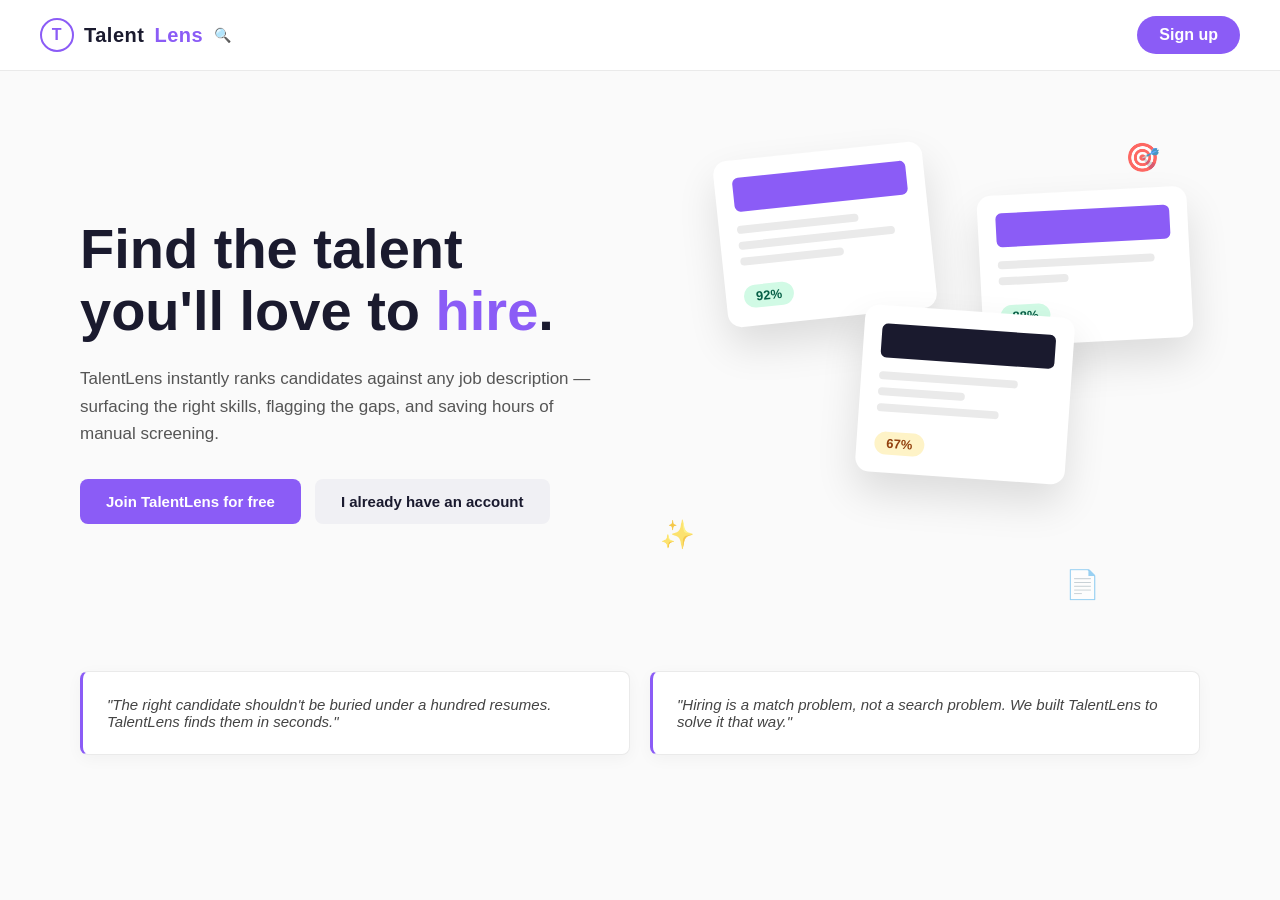
<file: static/index.html>
<!DOCTYPE html>
<html>
<head>
    <title>TalentLens - Find the Right Candidate, Instantly</title>
    <link rel="stylesheet" href="/static/style.css">
</head>
<body class="home-body">
    <div class="navbar">
        <a href="/" style="text-decoration:none;">
    <div class="logo"><div class="logo-circle">T</div>Talent<span>Lens</span> <span class="logo-lens">🔍</span></div>
    </a>
            
           <a href="/static/register.html" class="nav-btn">Sign up</a>  
        </div>
                
    <div class="hero-split">
        <div class="hero-left">
            <h1>Find the talent<br>you'll love to <span>hire</span>.</h1>
            <p class="hero-subtitle">TalentLens instantly ranks candidates against any job description — surfacing the right skills, flagging the gaps, and saving hours of manual screening.</p>

            <div class="hero-buttons">
                <a href="/static/register.html"><button class="btn-primary">Join TalentLens for free</button></a>
                <a href="/static/login.html"><button class="btn-secondary">I already have an account</button></a>
            </div>
        </div>
        

        <div class="hero-right">
            <div class="doc-card card1">
                <div class="doc-header purple"></div>
                <div class="doc-line w70"></div>
                <div class="doc-line w90"></div>
                <div class="doc-line w60"></div>
                <div class="doc-score high">92%</div>
            </div>

            <div class="doc-card card2">
                <div class="doc-header dark"></div>
                <div class="doc-line w80"></div>
                <div class="doc-line w50"></div>
                <div class="doc-line w70"></div>
                <div class="doc-score mid">67%</div>
            </div>

            <div class="doc-card card3">
                <div class="doc-header purple"></div>
                <div class="doc-line w90"></div>
                <div class="doc-line w40"></div>
                <div class="doc-score high">88%</div>
            </div>

            <div class="floating-icon icon1">🎯</div>
            <div class="floating-icon icon2">✨</div>
            <div class="floating-icon icon3">📄</div>
        </div>
    </div>

    <div class="quotes-section">
        <div class="quote-card">
            <p>"The right candidate shouldn't be buried under a hundred resumes. TalentLens finds them in seconds."</p>
        </div>
        <div class="quote-card">
            <p>"Hiring is a match problem, not a search problem. We built TalentLens to solve it that way."</p>
        </div>
    </div>
</body>
</html>
</file>
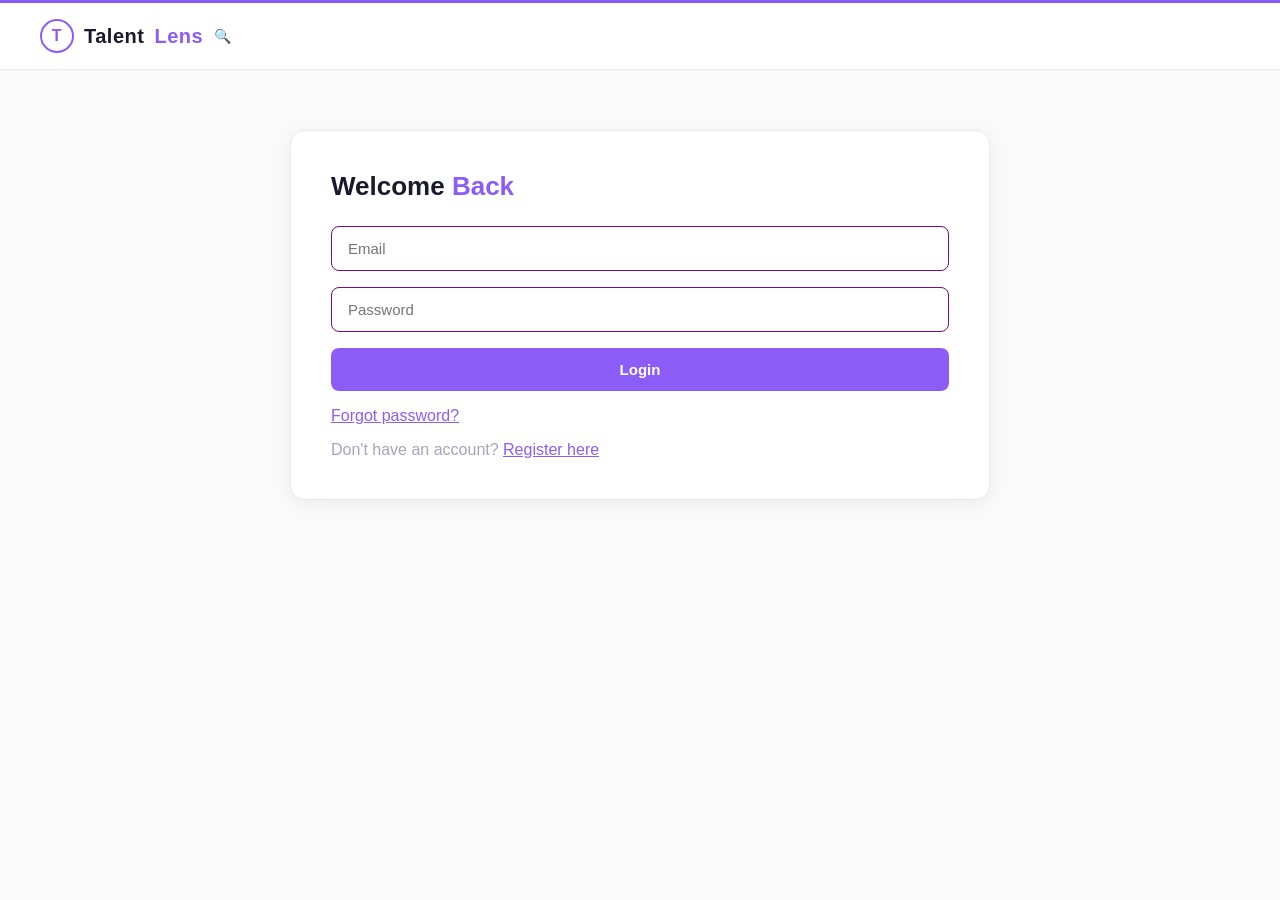
<file: static/dashboard.html>
<!DOCTYPE html>
<html>
<head>
    <title>Dashboard - Resume Ranker</title>
    <link rel="stylesheet" href="style.css">
</head>
<body>
        <div class="navbar">
        <div class="logo"><div class="logo-circle">T</div>Talent<span>Lens</span> <span class="logo-lens">🔍</span></div>
        <div class="nav-links">
            <a href="dashboard.html">Screen Candidates</a>
            <a href="my_uploads.html">My Uploads</a>
            <a href="my_contributions.html">My Contributions</a>
            <a href="showcase_upload.html" class="nav-tooltip">Contribute
                <span class="tooltip-text">Share a resume that helped you succeed, to help other job seekers</span>
            </a>
            <a href="showcase_view.html" class="nav-tooltip">Sample Resumes
                <span class="tooltip-text">Browse real resumes from different professional roles</span>
            </a>

            <div class="profile-section">
                <div class="profile-icon" id="profileIcon" onclick="toggleDropdown()"></div>
                <div class="profile-dropdown" id="profileDropdown">
                    <a href="#" style="cursor:default;" id="profileNameDisplay"></a>
                    <a href="#" onclick="logout()">Logout</a>
                </div>
            </div>
        </div>
    </div>

    <div class="container">
        <h2>Rank Candidates</h2>

        <form id="uploadForm">
            <textarea id="description_text" placeholder="Paste job description here" rows="6" required></textarea>
                <div class="file-upload-wrapper">
                <label class="file-upload-label" for="resumes">
                    <span class="icon">📤</span>
                    <span id="fileLabel">Upload Resumes (PDF/DOCX)</span>
                </label>
                <input type="file" id="resumes" multiple accept=".pdf,.docx" required>
                <div class="file-name-display" id="fileNameDisplay"></div>
            </div>
            <button type="submit">Run</button>
        </form>

        <div id="results"></div>
    </div>

    <script>
            if (!localStorage.getItem("user_id")) {
            window.location.href = "login.html";
        }
        const userName = localStorage.getItem("user_name") || "User";
        document.getElementById("profileIcon").innerText = userName.charAt(0).toUpperCase();
        document.getElementById("profileNameDisplay").innerText = "Hi, " + userName;

        function toggleDropdown() {
            document.getElementById("profileDropdown").classList.toggle("show");
        }

        document.addEventListener("click", function(e) {
            if (!e.target.closest(".profile-section")) {
                document.getElementById("profileDropdown").classList.remove("show");
            }
        });
        function logout() {
    localStorage.removeItem("user_id");
    localStorage.removeItem("user_name");
    window.location.href = "/";
}
             document.getElementById("resumes").addEventListener("change", function() {
            const files = this.files;
            if (files.length > 0) {
                const names = Array.from(files).map(f => f.name).join(", ");
                document.getElementById("fileNameDisplay").innerText = `${files.length} file(s): ${names}`;
            } else {
                document.getElementById("fileNameDisplay").innerText = "";
            }
        });

        document.getElementById("uploadForm").addEventListener("submit", async function(e) {
            e.preventDefault();

            document.getElementById("results").innerHTML = "Processing... please wait.";

            const userId = localStorage.getItem("user_id");
            if (!userId) {
                alert("Please log in first.");
                window.location.href = "login.html";
                return;
            }

            const formData = new FormData();
            formData.append("user_id", userId);
            formData.append("description_text", document.getElementById("description_text").value);

            const files = document.getElementById("resumes").files;
            for (let i = 0; i < files.length; i++) {
                formData.append("resumes", files[i]);
            }

            const uploadResponse = await fetch("http://127.0.0.1:8000/upload-job", {
                method: "POST",
                body: formData
            });
            const uploadData = await uploadResponse.json();
            const jobId = uploadData.job_id;

            const rankResponse = await fetch(`http://127.0.0.1:8000/rank/${jobId}`, {
                method: "POST"
            });
            const rankedResults = await rankResponse.json();

            let html = "<h3>Ranked Candidates</h3>";
            rankedResults.forEach(function(candidate, index) {
                let scoreClass = "score-low";
                if (candidate.score >= 70) scoreClass = "score-high";
                else if (candidate.score >= 40) scoreClass = "score-mid";

                html += `
                    <div class="candidate-card">
                        <strong>#${index + 1} ${candidate.filename}</strong>
                        <span class="score-badge ${scoreClass}">${candidate.score}%</span>
                        <div class="skills-line"><span class="matched">Matched:</span> ${candidate.matched_skills || "None"}</div>
                        <div class="skills-line"><span class="missing">Missing:</span> ${candidate.missing_skills || "None"}</div>
                    </div>
                `;
            });

            document.getElementById("results").innerHTML = html;
        });
    </script>
</body>
</html>
</file>
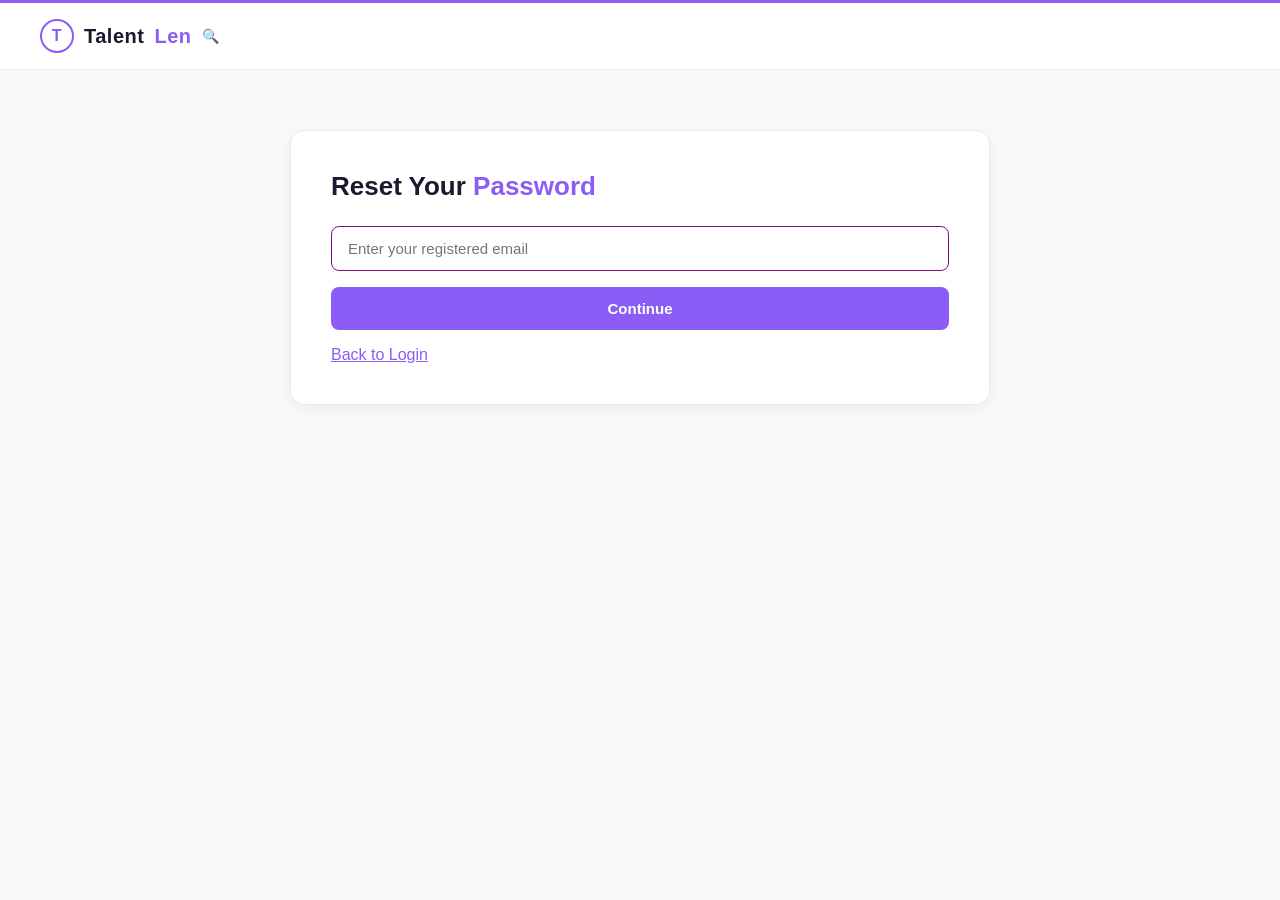
<file: static/forgot_password.html>
<!DOCTYPE html>
<html>
<head>
    <title>Forgot Password - TalentLens</title>
    <link rel="stylesheet" href="style.css">
</head>
<body>
    <div class="navbar">
        <div class="logo"><div class="logo-circle">T</div>Talent<span>Len</span><span class="logo-lens">🔍</span></div>
    </div>

    <div class="container">
        <h2>Reset Your <span>Password</span></h2>

        <div id="step1">
            <input type="email" id="email" placeholder="Enter your registered email" required>
            <button onclick="verifyEmail()">Continue</button>
        </div>

        <div id="step2" style="display:none;">
            <input type="password" id="newPassword" placeholder="Enter new password" required>
            <button onclick="resetPassword()">Reset Password</button>
        </div>

        <p id="result" style="margin-top:16px; color:#555;"></p>
        <p style="margin-top:16px; color:#555;"><a href="login.html" style="color:#8b5cf6;">Back to Login</a></p>
    </div>

    <script>
        let verifiedEmail = "";

        async function verifyEmail() {
            const email = document.getElementById("email").value;
            const response = await fetch(`http://127.0.0.1:8000/forgot-password?email=${email}`, {
                method: "POST"
            });
            const data = await response.json();

            if (response.ok) {
                verifiedEmail = email;
                document.getElementById("step1").style.display = "none";
                document.getElementById("step2").style.display = "block";
                document.getElementById("result").innerText = "";
            } else {
                document.getElementById("result").innerText = data.detail;
            }
        }

        async function resetPassword() {
            const newPassword = document.getElementById("newPassword").value;
            const response = await fetch(`http://127.0.0.1:8000/reset-password?email=${verifiedEmail}&new_password=${newPassword}`, {
                method: "POST"
            });
            const data = await response.json();

            if (response.ok) {
                document.getElementById("result").innerText = "Password reset! Redirecting to login...";
                setTimeout(() => window.location.href = "login.html", 1500);
            } else {
                document.getElementById("result").innerText = data.detail;
            }
        }
    </script>
</body>
</html>
</file>
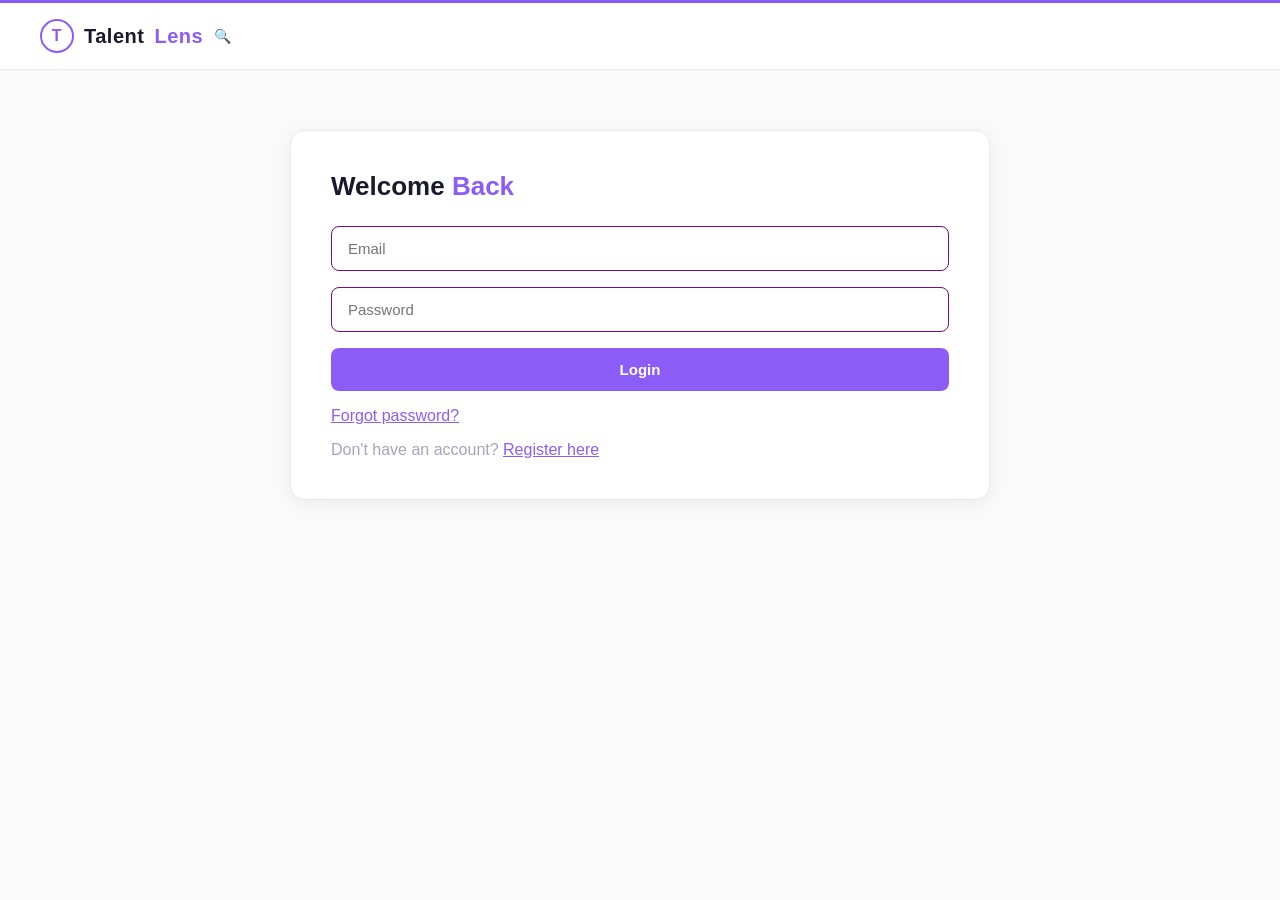
<file: static/login.html>
<!DOCTYPE html>
<html>
<head>
    <title>Login - Resume Ranker</title>
    <link rel="stylesheet" href="style.css">
</head>
<body>
    <div class="navbar">
        <a href="/" style="text-decoration:none;">
    <div class="logo"><div class="logo-circle">T</div>Talent<span>Lens</span> <span class="logo-lens">🔍</span></div>
</a>
    </div>

    <div class="container">
        <h2>Welcome <span>Back</span></h2>
        <form id="loginForm">
            <input type="email" id="email" placeholder="Email" required>
            <input type="password" id="password" placeholder="Password" required>
            <button type="submit">Login</button>
        </form>
        <p id="result" style="margin-top:16px; color:#a5a5b8;"></p>
        <p style="margin-top:16px; color:#555;"><a href="forgot_password.html" style="color:#8b5cf6;">Forgot password?</a></p>
        <p style="margin-top:16px; color:#a5a5b8;">Don't have an account? <a href="register.html" style="color:#8b5cf6;">Register here</a></p>
    </div>

    <script>
        document.getElementById("loginForm").addEventListener("submit", async function(e) {
            e.preventDefault();

            const email = document.getElementById("email").value;
            const password = document.getElementById("password").value;

            const response = await fetch(`http://127.0.0.1:8000/login?email=${email}&password=${password}`, {
                method: "POST"
            });

            const data = await response.json();

            if (response.ok) {
                localStorage.setItem("user_id", data.user_id);
                localStorage.setItem("user_name", data.name);
                document.getElementById("result").innerText = "Login successful! Redirecting...";
                window.location.href = "dashboard.html";
            } else {
                document.getElementById("result").innerText = data.detail;
            }
        });
    </script>
</body>
</html>
</file>
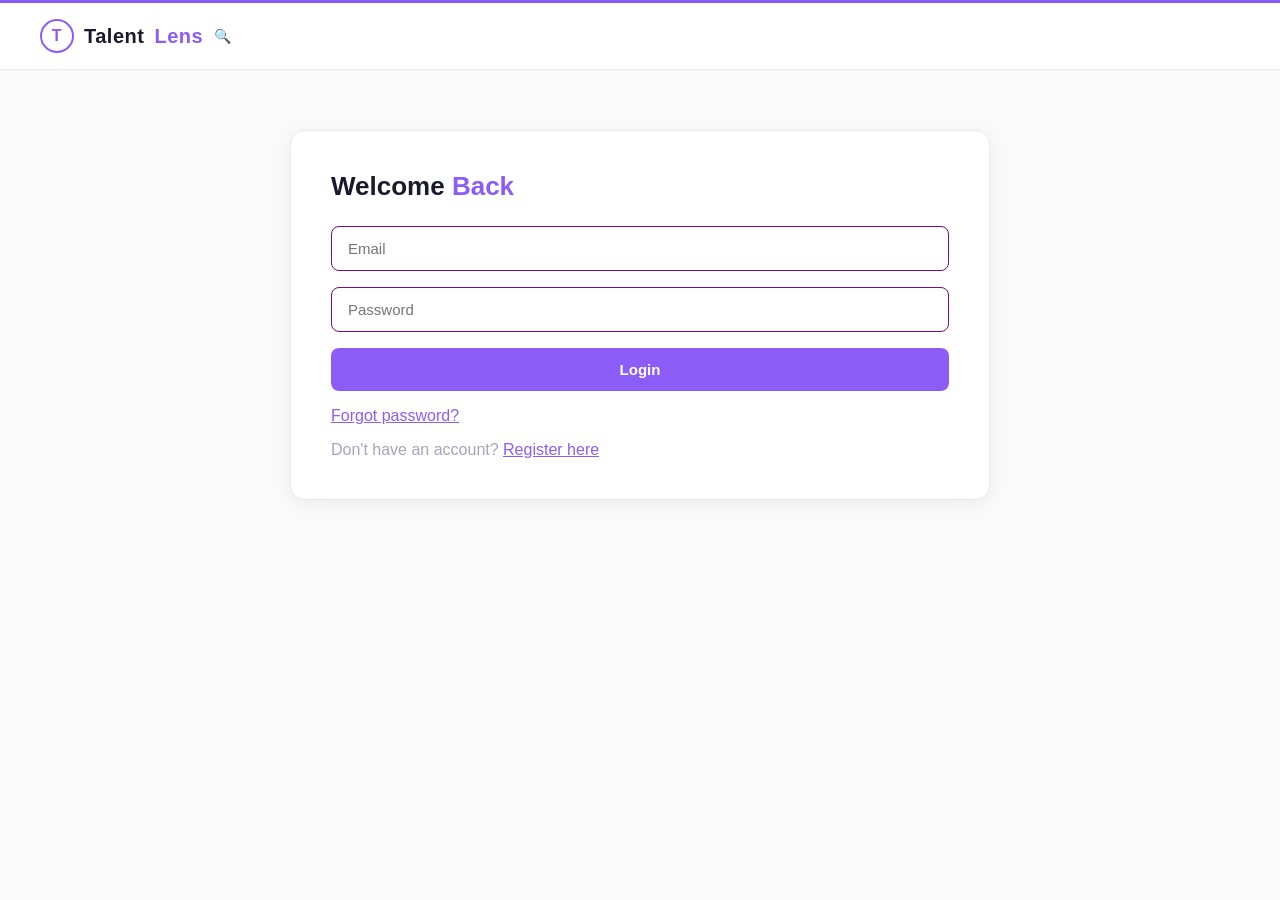
<file: static/my_contributions.html>
<!DOCTYPE html>
<html>
<head>
    <title>My Contributions - TalentLens</title>
    <link rel="stylesheet" href="style.css">
</head>
<body>
    <div class="navbar">
        <a href="/" style="text-decoration:none;">
            <div class="logo"><div class="logo-circle">T</div>Talent<span>Lens</span> <span class="logo-lens">🔍</span></div>
        </a>
        <div class="nav-links">
            <a href="dashboard.html">Screen Candidates</a>
            <a href="my_uploads.html">My Uploads</a>
            <a href="showcase_upload.html" class="nav-tooltip">Contribute
                <span class="tooltip-text">Share a resume that helped you succeed, to help other job seekers</span>
            </a>
            <a href="showcase_view.html" class="nav-tooltip">Sample Resumes
                <span class="tooltip-text">Browse real resumes from different professional roles</span>
            </a>
            <a href="my_contributions.html">My Contributions</a>
            <div class="profile-section">
                <div class="profile-icon" id="profileIcon" onclick="toggleDropdown()"></div>
                <div class="profile-dropdown" id="profileDropdown">
                    <a href="#" style="cursor:default;" id="profileNameDisplay"></a>
                    <a href="#" onclick="logout()">Logout</a>
                </div>
            </div>
        </div>
    </div>

    <div class="container" style="max-width:1000px;">
        <h2>My <span>Contributions</span></h2>
        <p class="page-subtitle">Resumes you've shared to help other job seekers.</p>

        <div id="contributionsList" class="showcase-grid">Loading...</div>
    </div>
     

          <!-- Custom confirmation modal -->
    <div class="modal-overlay" id="modalOverlay">
        <div class="modal-box">
            <p>Are you sure you want to delete this resume?</p>
            <div class="modal-buttons">
                <button class="modal-btn-no" onclick="closeModal()">No</button>
                <button class="modal-btn-yes" onclick="confirmDelete()">Yes</button>
            </div>
        </div>
    </div>


    <script>
        if (!localStorage.getItem("user_id")) { window.location.href = "login.html"; }

        const userName = localStorage.getItem("user_name") || "User";
        document.getElementById("profileIcon").innerText = userName.charAt(0).toUpperCase();
        document.getElementById("profileNameDisplay").innerText = "Hi, " + userName;

        function toggleDropdown() {
            document.getElementById("profileDropdown").classList.toggle("show");
        }
        document.addEventListener("click", function(e) {
            if (!e.target.closest(".profile-section")) {
                document.getElementById("profileDropdown").classList.remove("show");
            }
        });
        function logout() {
            localStorage.removeItem("user_id");
            localStorage.removeItem("user_name");
            window.location.href = "/";
        }

        async function loadMyContributions() {
            const userId = localStorage.getItem("user_id");
            const response = await fetch(`http://127.0.0.1:8000/my-contributions/${userId}`);
            const resumes = await response.json();

            let html = "";
            resumes.forEach(function(r) {
                html += `
                    <div class="showcase-card">
                        <div class="showcase-card-header"></div>
                        <div class="showcase-role-badge">${r.role || "General"}</div>
                        <h4>${r.filename}</h4>
                        <p>${r.description || "No description provided."}</p>
                        <div class="showcase-card-buttons">
                            <a href="${r.file_url}" target="_blank" class="btn-view">${r.filename.endsWith('.pdf') ? 'View' : 'Open'}</a>
                            <a href="${r.file_url}" download class="btn-download">Download</a>
                        </div>
                        <button onclick="deleteResume(${r.id})" class="btn-delete">Delete</button>
                    </div>
                `;
            });

            document.getElementById("contributionsList").innerHTML = html || "<p style='color:#888;'>You haven't shared any resumes yet.</p>";
        }

                let resumePendingDelete = null;

        function deleteResume(id) {
            resumePendingDelete = id;
            document.getElementById("modalOverlay").classList.add("show");
        }

        function closeModal() {
            resumePendingDelete = null;
            document.getElementById("modalOverlay").classList.remove("show");
        }

        async function confirmDelete() {
            if (!resumePendingDelete) return;

            const userId = localStorage.getItem("user_id");
            const response = await fetch(`http://127.0.0.1:8000/showcase/delete/${resumePendingDelete}?user_id=${userId}`, {
                method: "DELETE"
            });

            closeModal();

            if (response.ok) {
                loadMyContributions();
            } else {
                const data = await response.json();
                alert(data.detail || "Failed to delete resume.");
            }
        }

        loadMyContributions();
    </script>
</body>
</html>
</file>
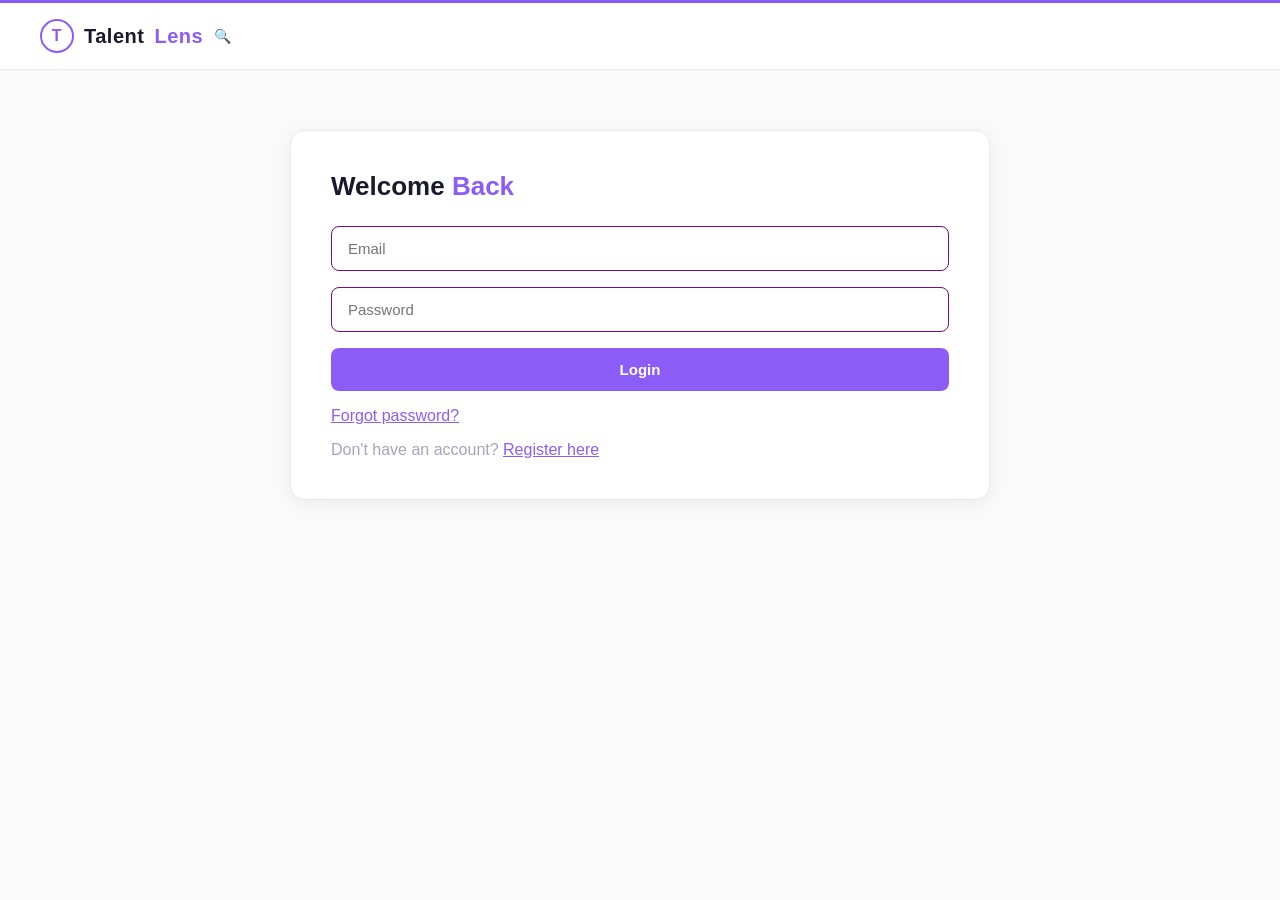
<file: static/my_uploads.html>
<!DOCTYPE html>
<html>
<head>
    <title>My Uploads - TalentLens</title>
    <link rel="stylesheet" href="style.css">
</head>
<body>
    <div class="navbar">
        <a href="/" style="text-decoration:none;">
            <div class="logo"><div class="logo-circle">T</div>Talent<span>Lens</span> <span class="logo-lens">🔍</span></div>
        </a>
        <div class="nav-links">
            <a href="dashboard.html">Screen Candidates</a>
            <a href="my_uploads.html">My Uploads</a>
            <a href="showcase_upload.html" class="nav-tooltip">Contribute
                <span class="tooltip-text">Share a resume that helped you succeed, to help other job seekers</span>
            </a>
            <a href="showcase_view.html" class="nav-tooltip">Sample Resumes
                <span class="tooltip-text">Browse real resumes from different professional roles</span>
            </a>
            <a href="my_contributions.html">My Contributions</a>
            <div class="profile-section">
                <div class="profile-icon" id="profileIcon" onclick="toggleDropdown()"></div>
                <div class="profile-dropdown" id="profileDropdown">
                    <a href="#" style="cursor:default;" id="profileNameDisplay"></a>
                    <a href="#" onclick="logout()">Logout</a>
                </div>
            </div>
        </div>
    </div>

    <div class="container" style="max-width:900px;">
        <h2>My <span>Uploads</span></h2>
        <p class="page-subtitle">Every job description you've screened and the candidates you ranked against it.</p>

        <div id="uploadsList">Loading...</div>
    </div>

    <!-- Custom confirmation modal -->
    <div class="modal-overlay" id="modalOverlay">
        <div class="modal-box">
            <p>Are you sure you want to delete this job and its ranked candidates?</p>
            <div class="modal-buttons">
                <button class="modal-btn-no" onclick="closeModal()">No</button>
                <button class="modal-btn-yes" onclick="confirmDelete()">Yes</button>
            </div>
        </div>
    </div>

    <script>
        if (!localStorage.getItem("user_id")) { window.location.href = "login.html"; }

        const userName = localStorage.getItem("user_name") || "User";
        document.getElementById("profileIcon").innerText = userName.charAt(0).toUpperCase();
        document.getElementById("profileNameDisplay").innerText = "Hi, " + userName;

        function toggleDropdown() {
            document.getElementById("profileDropdown").classList.toggle("show");
        }
        document.addEventListener("click", function(e) {
            if (!e.target.closest(".profile-section")) {
                document.getElementById("profileDropdown").classList.remove("show");
            }
        });
        function logout() {
            localStorage.removeItem("user_id");
            localStorage.removeItem("user_name");
            window.location.href = "/";
        }

        let jobPendingDelete = null;

        async function loadMyUploads() {
            const userId = localStorage.getItem("user_id");
            const response = await fetch(`http://127.0.0.1:8000/my-uploads/${userId}`);
            const jobs = await response.json();

            if (jobs.length === 0) {
                document.getElementById("uploadsList").innerHTML = "<p style='color:#888;'>You haven't screened any candidates yet.</p>";
                return;
            }

            let html = "";
            jobs.forEach(function(job, index) {
                const shortDesc = job.description_text.length > 120
                    ? job.description_text.substring(0, 120) + "..."
                    : job.description_text;

                let resumesHtml = "";
                job.resumes.forEach(function(r, i) {
                    let scoreClass = "score-low";
                    if (r.score >= 70) scoreClass = "score-high";
                    else if (r.score >= 40) scoreClass = "score-mid";

                    resumesHtml += `
                        <div class="candidate-card">
                            <strong>#${i + 1} ${r.filename}</strong>
                            <span class="score-badge ${scoreClass}">${r.score}%</span>
                            <div class="skills-line"><span class="matched">Matched:</span> ${r.matched_skills || "None"}</div>
                            <div class="skills-line"><span class="missing">Missing:</span> ${r.missing_skills || "None"}</div>
                        </div>
                    `;
                });

                html += `
                    <div class="upload-entry">
                        <div class="upload-entry-header">
                            <div onclick="toggleEntry(${index})" style="flex:1; cursor:pointer;">
                                <strong>Job #${job.job_id}</strong>
                                <p class="upload-entry-desc">${shortDesc}</p>
                            </div>
                            <span class="upload-entry-count">${job.resumes.length} candidate(s)</span>
                            <span class="trash-icon" onclick="openModal(event, ${job.job_id})">🗑️</span>
                        </div>
                        <div class="upload-entry-body" id="entry-${index}" style="display:none;">
                            ${resumesHtml}
                        </div>
                    </div>
                `;
            });

            document.getElementById("uploadsList").innerHTML = html;
        }

        function toggleEntry(index) {
            const el = document.getElementById(`entry-${index}`);
            el.style.display = el.style.display === "none" ? "block" : "none";
        }

        function openModal(event, jobId) {
            event.stopPropagation();

            const icon = event.target;
            icon.classList.add("popping");
            setTimeout(() => icon.classList.remove("popping"), 200);

            jobPendingDelete = jobId;
            document.getElementById("modalOverlay").classList.add("show");
        }

        function closeModal() {
            jobPendingDelete = null;
            document.getElementById("modalOverlay").classList.remove("show");
        }

        async function confirmDelete() {
            if (!jobPendingDelete) return;

            const userId = localStorage.getItem("user_id");
            const response = await fetch(`http://127.0.0.1:8000/job/delete/${jobPendingDelete}?user_id=${userId}`, {
                method: "DELETE"
            });

            closeModal();

            if (response.ok) {
                loadMyUploads();
            } else {
                const data = await response.json();
                alert(data.detail || "Failed to delete.");
            }
        }

        loadMyUploads();
    </script>
</body>
</html>
</file>
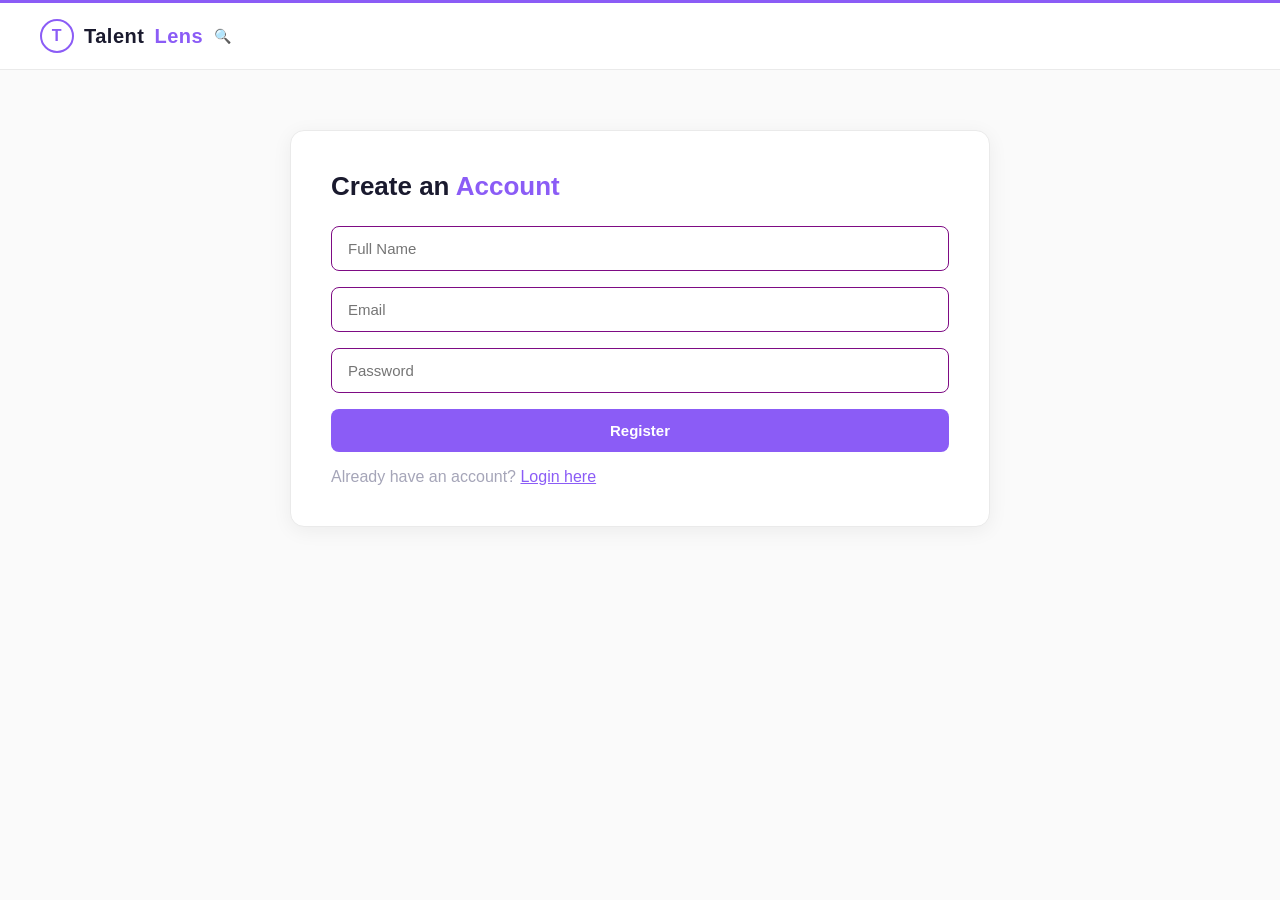
<file: static/register.html>
<!DOCTYPE html>
<html>
<head>
    <title>Register - Resume Ranker</title>
    <link rel="stylesheet" href="style.css">
</head>
<body>
    <div class="navbar">
        <a href="/" style="text-decoration:none;">
    <div class="logo"><div class="logo-circle">T</div>Talent<span>Lens</span> <span class="logo-lens">🔍</span></div>
</a>
</div>

    <div class="container">
        <h2>Create an <span>Account</span></h2>
        <form id="registerForm">
            <input type="text" id="name" placeholder="Full Name" required>
            <input type="email" id="email" placeholder="Email" required>
            <input type="password" id="password" placeholder="Password" required>
            <button type="submit">Register</button>
        </form>
        <p id="result" style="margin-top:16px; color:#a5a5b8;"></p>
        <p style="margin-top:16px; color:#a5a5b8;">Already have an account? <a href="login.html" style="color:#8b5cf6;">Login here</a></p>
    </div>

    <script>
        document.getElementById("registerForm").addEventListener("submit", async function(e) {
            e.preventDefault();

            const name = document.getElementById("name").value;
            const email = document.getElementById("email").value;
            const password = document.getElementById("password").value;

            const response = await fetch(`http://127.0.0.1:8000/register?name=${name}&email=${email}&password=${password}`, {
                method: "POST"
            });

            const data = await response.json();

            if (response.ok) {
                document.getElementById("result").innerText = "Registered successfully! You can now log in.";
            } else {
                document.getElementById("result").innerText = data.detail;
            }
        });
    </script>
</body>
</html>
</file>
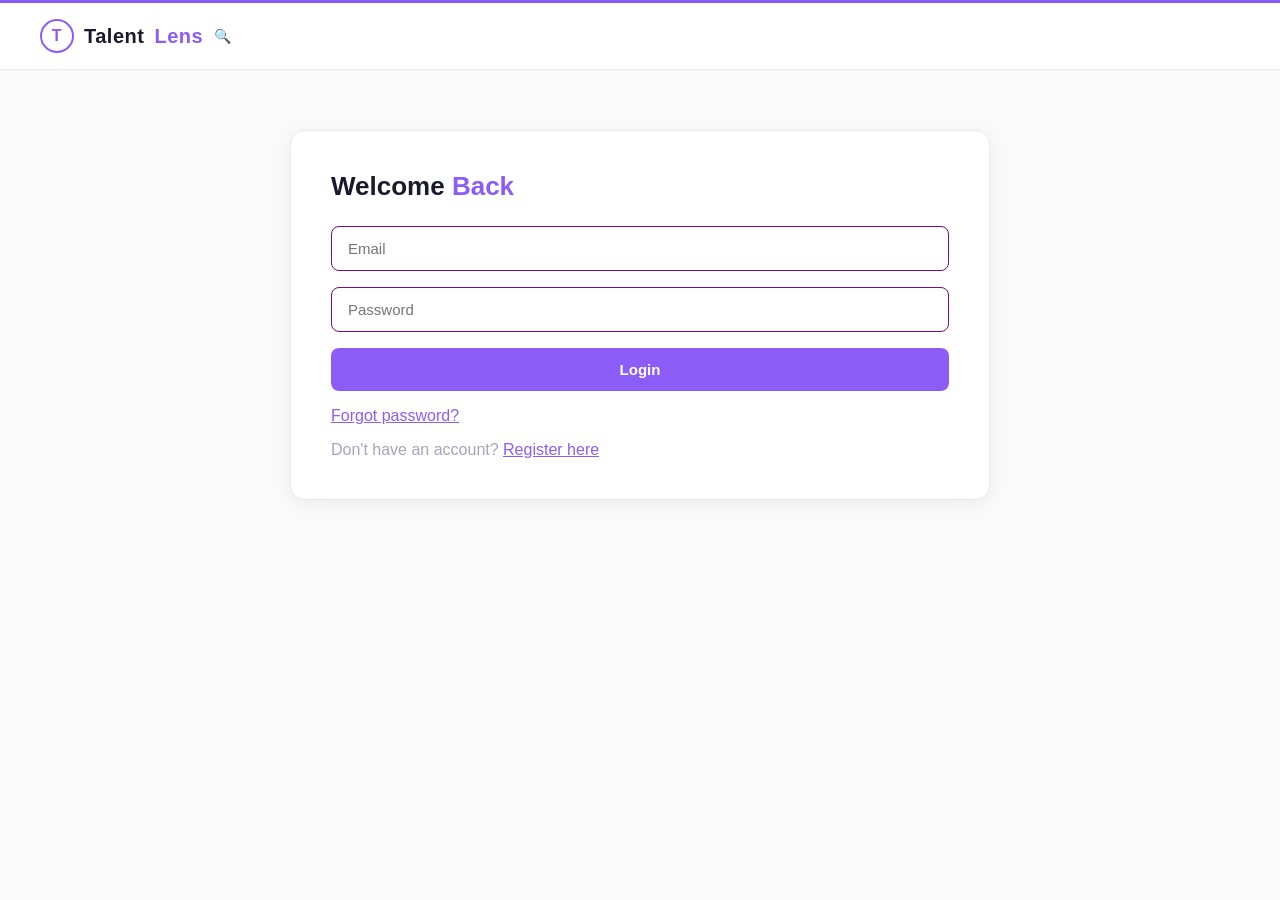
<file: static/showcase_upload.html>
<!DOCTYPE html>
<html>
<head>
    <title>Contribute - TalentLens</title>
    <link rel="stylesheet" href="style.css">
</head>
<body>
    <div class="navbar">
        <a href="/" style="text-decoration:none;">
    <div class="logo"><div class="logo-circle">T</div>Talent<span>Lens</span> <span class="logo-lens">🔍</span></div>
</a>
        <div class="nav-links">
            <a href="dashboard.html">Screen Candidates</a>
            <a href="my_uploads.html">My Uploads</a>
            <a href="my_contributions.html">My Contributions</a>
            <a href="showcase_upload.html" class="nav-tooltip">Contribute
                <span class="tooltip-text">Share a resume that helped you succeed, to help other job seekers</span>
            </a>
            <a href="showcase_view.html" class="nav-tooltip">Sample Resumes
                <span class="tooltip-text">Browse real resumes from different professional roles</span>
            </a>
            <div class="profile-section">
                <div class="profile-icon" id="profileIcon" onclick="toggleDropdown()"></div>
                <div class="profile-dropdown" id="profileDropdown">
                    <a href="#" style="cursor:default;" id="profileNameDisplay"></a>
                    <a href="#" onclick="logout()">Logout</a>
                </div>
            </div>
        </div>
    </div>

    <div class="container">
        <h2>Help Others Land Their <span>Next Role</span></h2>
        <p class="page-subtitle">Share a resume that worked for you, so other job seekers can learn from real examples.</p>

        <form id="showcaseForm">
            <input type="text" id="role" placeholder="Role this resume is for (e.g. Data Analyst)" required>
            <textarea id="description" placeholder="Short note about this resume (optional)" rows="3"></textarea>

            <div class="file-upload-wrapper">
                <label class="file-upload-label" for="file">
                    <span class="icon">📤</span>
                    <span id="fileLabel">Upload Resume (PDF/DOCX)</span>
                </label>
                <input type="file" id="file" accept=".pdf,.docx" required>
                <div class="file-name-display" id="fileNameDisplay"></div>
            </div>

            <button type="submit">Share Resume</button>
        </form>

        <p id="result" style="margin-top:16px; color:#555;"></p>
    </div>

    <script>
        if (!localStorage.getItem("user_id")) { window.location.href = "login.html"; }

        const userName = localStorage.getItem("user_name") || "User";
        document.getElementById("profileIcon").innerText = userName.charAt(0).toUpperCase();
        document.getElementById("profileNameDisplay").innerText = "Hi, " + userName;

        function toggleDropdown() {
            document.getElementById("profileDropdown").classList.toggle("show");
        }
        document.addEventListener("click", function(e) {
            if (!e.target.closest(".profile-section")) {
                document.getElementById("profileDropdown").classList.remove("show");
            }
        });
        function logout() {
    localStorage.removeItem("user_id");
    localStorage.removeItem("user_name");
    window.location.href = "/";
}

        document.getElementById("file").addEventListener("change", function() {
            document.getElementById("fileNameDisplay").innerText = this.files.length ? this.files[0].name : "";
        });

        document.getElementById("showcaseForm").addEventListener("submit", async function(e) {
            e.preventDefault();
            const userId = localStorage.getItem("user_id");

            const formData = new FormData();
            formData.append("user_id", userId);
            formData.append("role", document.getElementById("role").value);
            formData.append("description", document.getElementById("description").value);
            formData.append("file", document.getElementById("file").files[0]);

            const response = await fetch("http://127.0.0.1:8000/showcase/upload", {
                method: "POST",
                body: formData
            });
            const data = await response.json();
            document.getElementById("result").innerText = data.message || data.detail;
        });
    </script>
</body>
</html>
</file>
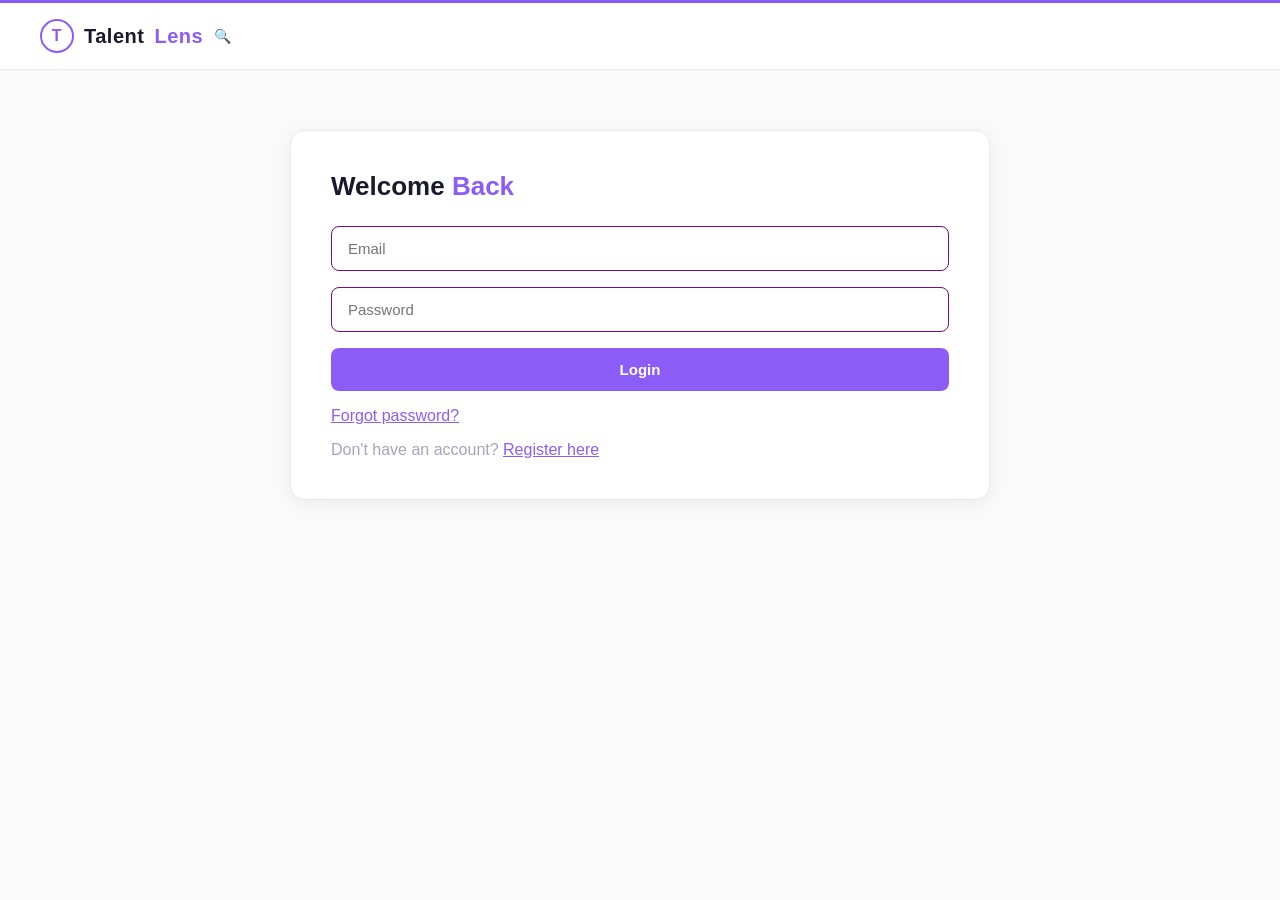
<file: static/showcase_view.html>
<!DOCTYPE html>
<html>
<head>
    <title>Sample Resumes - TalentLens</title>
    <link rel="stylesheet" href="style.css">
</head>
<body>
    <div class="navbar">
        <a href="/" style="text-decoration:none;">
            <div class="logo"><div class="logo-circle">T</div>Talent<span>Lens</span> <span class="logo-lens">🔍</span></div>
        </a>
        <div class="nav-links">
            <a href="dashboard.html">Screen Candidates</a>
            <a href="my_uploads.html">My Uploads</a>
            <a href="my_contributions.html">My Contributions</a>
            <a href="showcase_upload.html" class="nav-tooltip">Contribute
                <span class="tooltip-text">Share a resume that helped you succeed, to help other job seekers</span>
            </a>
            <a href="showcase_view.html" class="nav-tooltip">Sample Resumes
                <span class="tooltip-text">Browse real resumes from different professional roles</span>
            </a>
            <div class="profile-section">
                <div class="profile-icon" id="profileIcon" onclick="toggleDropdown()"></div>
                <div class="profile-dropdown" id="profileDropdown">
                    <a href="#" style="cursor:default;" id="profileNameDisplay"></a>
                    <a href="#" onclick="logout()">Logout</a>
                </div>
            </div>
        </div>
    </div>

    <div class="container" style="max-width:1000px;">
        <h2>Sample <span>Resumes</span></h2>
        <p class="page-subtitle">Real resumes shared by users for different professional roles — search for a position to see relevant examples.</p>

        <div class="search-bar-wrapper">
            <span class="search-icon">🔍</span>
            <input type="text" id="searchInput" placeholder="Search by role, e.g. Data Analyst">
        </div>

        <div id="showcaseList" class="showcase-grid">Loading...</div>
    </div>
    

        <!-- Custom confirmation modal -->
    <div class="modal-overlay" id="modalOverlay">
        <div class="modal-box">
            <p>Are you sure you want to delete this resume?</p>
            <div class="modal-buttons">
                <button class="modal-btn-no" onclick="closeModal()">No</button>
                <button class="modal-btn-yes" onclick="confirmDelete()">Yes</button>
            </div>
        </div>
    </div>



    <script>
        if (!localStorage.getItem("user_id")) { window.location.href = "login.html"; }

        const userName = localStorage.getItem("user_name") || "User";
        document.getElementById("profileIcon").innerText = userName.charAt(0).toUpperCase();
        document.getElementById("profileNameDisplay").innerText = "Hi, " + userName;

        function toggleDropdown() {
            document.getElementById("profileDropdown").classList.toggle("show");
        }
        document.addEventListener("click", function(e) {
            if (!e.target.closest(".profile-section")) {
                document.getElementById("profileDropdown").classList.remove("show");
            }
        });
        function logout() {
            localStorage.removeItem("user_id");
            localStorage.removeItem("user_name");
            window.location.href = "/";
        }

        let allResumes = [];

        function renderResumes(list) {
            const currentUserId = localStorage.getItem("user_id");
            let html = "";
            list.forEach(function(r) {
                const isOwner = String(r.uploaded_by) === String(currentUserId);
                html += `
                    <div class="showcase-card">
                        <div class="showcase-card-header"></div>
                        <div class="showcase-role-badge">${r.role || "General"}</div>
                        <h4>${r.filename}</h4>
                        <p>${r.description || "No description provided."}</p>
                        <div class="showcase-card-buttons">
                            <a href="${r.file_url}" target="_blank" class="btn-view">${r.filename.endsWith('.pdf') ? 'View' : 'Open'}</a>
                            <a href="${r.file_url}" download class="btn-download">Download</a>
                        </div>
                        ${isOwner ? `<button onclick="deleteResume(${r.id})" class="btn-delete">Delete</button>` : ""}
                    </div>
                `;
            });
            document.getElementById("showcaseList").innerHTML = html || "<p style='color:#888;'>No resumes shared yet.</p>";
        }

        async function loadShowcase() {
            const response = await fetch("http://127.0.0.1:8000/showcase/list");
            allResumes = await response.json();
            renderResumes(allResumes);
        }

       

        let resumePendingDelete = null;

        function deleteResume(id) {
            resumePendingDelete = id;
            document.getElementById("modalOverlay").classList.add("show");
        }

        function closeModal() {
            resumePendingDelete = null;
            document.getElementById("modalOverlay").classList.remove("show");
        }

        async function confirmDelete() {
            if (!resumePendingDelete) return;

            const userId = localStorage.getItem("user_id");
            const response = await fetch(`http://127.0.0.1:8000/showcase/delete/${resumePendingDelete}?user_id=${userId}`, {
                method: "DELETE"
            });

            closeModal();

            if (response.ok) {
                loadShowcase();
            } else {
                const data = await response.json();
                alert(data.detail || "Failed to delete resume.");
            }
        }
        document.getElementById("searchInput").addEventListener("input", function() {
            const query = this.value.toLowerCase();
            const filtered = allResumes.filter(r =>
                (r.role || "").toLowerCase().includes(query) ||
                (r.filename || "").toLowerCase().includes(query) ||
                (r.description || "").toLowerCase().includes(query)
            );
            renderResumes(filtered);
        });

        loadShowcase();
    </script>
</body>
</html>
</file>
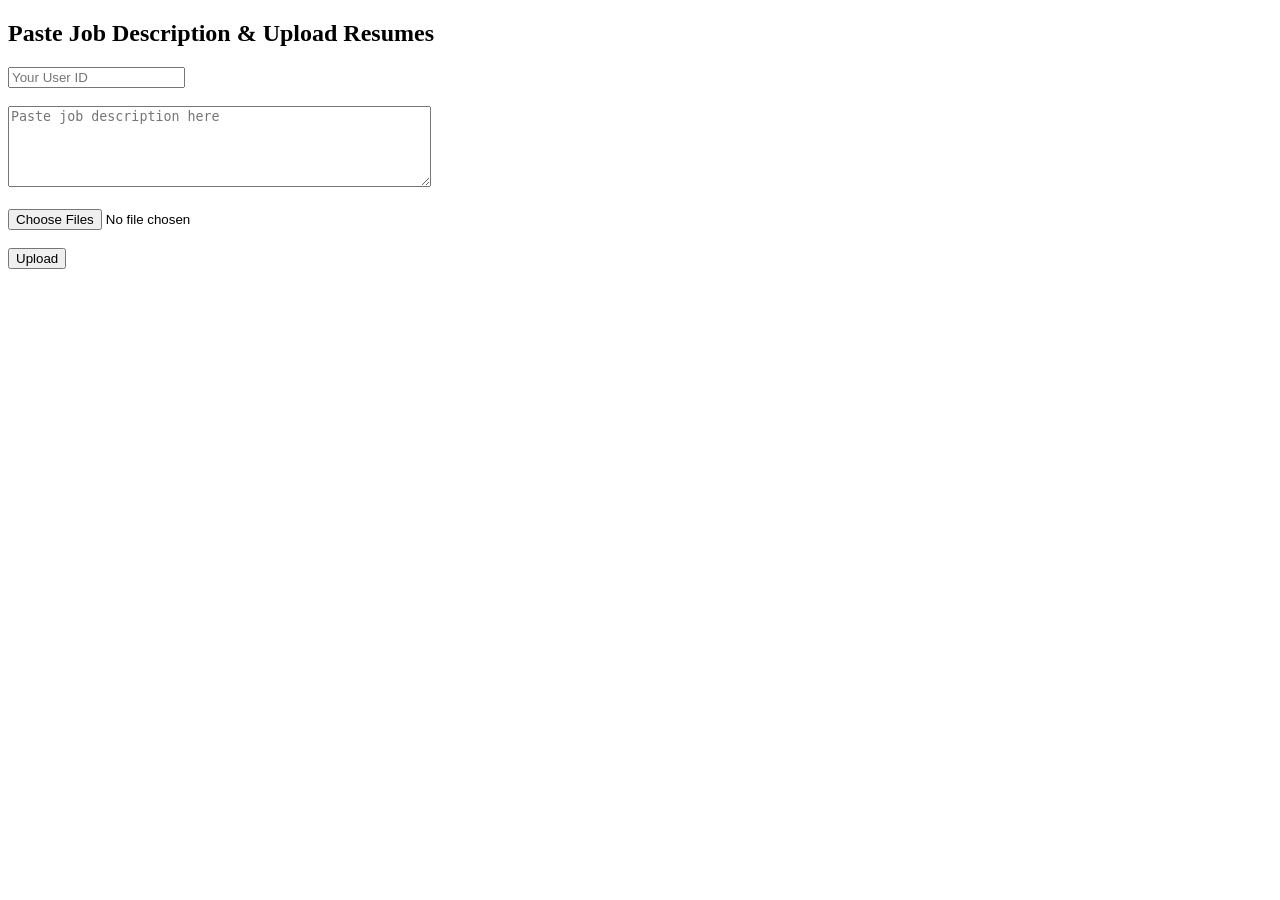
<file: static/upload.html>
<!DOCTYPE html>
<html>
<head>
    <title>Upload Job & Resumes</title>
</head>
<body>
    <h2>Paste Job Description & Upload Resumes</h2>
    <form id="uploadForm">
        <input type="number" id="user_id" placeholder="Your User ID" required><br><br>
        <textarea id="description_text" placeholder="Paste job description here" rows="5" cols="50" required></textarea><br><br>
        <input type="file" id="resumes" multiple accept=".pdf,.docx" required><br><br>
        <button type="submit">Upload</button>
    </form>
    <p id="result"></p>

    <script>
        document.getElementById("uploadForm").addEventListener("submit", async function(e) {
            e.preventDefault();

            const formData = new FormData();
            formData.append("user_id", document.getElementById("user_id").value);
            formData.append("description_text", document.getElementById("description_text").value);

            const files = document.getElementById("resumes").files;
            for (let i = 0; i < files.length; i++) {
                formData.append("resumes", files[i]);
            }

            const response = await fetch("http://127.0.0.1:8000/upload-job", {
                method: "POST",
                body: formData
            });

            const data = await response.json();
            document.getElementById("result").innerText = JSON.stringify(data);
        });
    </script>
</body>
</html>
</file>
<file: static/style.css>
* {
    margin: 0;
    padding: 0;
    box-sizing: border-box;
}

body {
    font-family: 'Segoe UI', Arial, sans-serif;
    background: #fafafa;
    color: #1a1a2e;
    min-height: 100vh;
}

/* Navbar */
.navbar {
    background: #ffffff;
    padding: 16px 40px;
    display: flex;
    justify-content: space-between;
    align-items: center;
    border-bottom: 1px solid #eaeaea;
    border-top: 3px solid #8b5cf6;
}

.navbar .logo {
    color: #1a1a2e;
    font-size: 20px;
    font-weight: 700;
    letter-spacing: 0.5px;
    display: flex;
    align-items: center;
    gap: 10px;
}

.logo-circle {
    width: 34px;
    height: 34px;
    border-radius: 50%;
    background: #ffffff;
    border: 2px solid #8b5cf6;
    color: #8b5cf6;
    display: flex;
    align-items: center;
    justify-content: center;
    font-weight: 800;
    font-size: 16px;
}

.navbar .logo span {
    color: #8b5cf6;
}

.navbar .nav-links a {
    color: #444;
    text-decoration: none;
    margin-left: 40px;
    font-size: 13px;
    font-weight: 700;
    text-align: center;
    line-height: 1.3;
    max-width: 85px;
    white-space: normal;
    transition: color 0.2s;
}

.navbar .nav-links a:hover {
    color: #8b5cf6;
}

/* Page container */
.container {
    max-width: 700px;
    margin: 60px auto;
    background: #ffffff;
    padding: 40px;
    border-radius: 14px;
    border: 1px solid #eaeaea;
    box-shadow: 0 4px 20px rgba(0,0,0,0.06);
}

.container h2 {
    margin-bottom: 24px;
    font-size: 26px;
    color: #1a1a2e;
}

.container h2 span {
    color: #8b5cf6;
}

/* Form elements */
input[type="text"],
input[type="email"],
input[type="password"],
input[type="number"],
textarea {
    width: 100%;
    padding: 13px 16px;
    margin-bottom: 16px;
    border: 1.5px solid hsl(297, 85%, 28%);
    border-radius: 8px;
    font-size: 15px;
    font-family: inherit;
    background: #ffffff;
    color: #1a1a2e;
}

input:focus, textarea:focus {
    outline: none;
    border-color: #8b5cf6;
}

textarea {
    resize: vertical;
}

/* Custom file upload button */
.file-upload-wrapper {
    margin-bottom: 20px;
}

.file-upload-wrapper input[type="file"] {
    display: none;
}

.file-upload-label {
    display: inline-flex;
    align-items: center;
    gap: 10px;
    background: #f5f5fa;
    color: #444;
    border: 1px dashed #c8c8d8;
    padding: 14px 20px;
    border-radius: 8px;
    cursor: pointer;
    font-size: 15px;
    transition: all 0.2s;
    width: 100%;
}

.file-upload-label:hover {
    border-color: #8b5cf6;
    background: #26263a;
    color: #ffffff;
}

.file-upload-label .icon {
    font-size: 18px;
}

.file-name-display {
    margin-top: 8px;
    font-size: 13px;
    color: #8b5cf6;
}

/* Buttons */
button {
    background: #8b5cf6;
    color: white;
    border: none;
    padding: 13px 26px;
    border-radius: 8px;
    font-size: 15px;
    font-weight: 600;
    cursor: pointer;
    transition: background 0.2s;
    width: 100%;
}

button:hover {
    background: #7c3aed;
}

/* Results / cards */
.candidate-card {
    border: 1px solid #eaeaea;
    border-radius: 10px;
    padding: 18px;
    margin-bottom: 14px;
    background: #fafafa;
}

.candidate-card strong {
    font-size: 17px;
    color: #1a1a2e;
}

.score-badge {
    display: inline-block;
    padding: 4px 12px;
    border-radius: 20px;
    font-weight: 700;
    font-size: 14px;
    margin-left: 10px;
}

.score-high { background: #1e3a2f; color: #4ade80; }
.score-mid { background: #3a3320; color: #fbbf24; }
.score-low { background: #3a2020; color: #f87171; }

.skills-line {
    margin-top: 8px;
    font-size: 14px;
    color: #555;
}

.matched { color: #4ade80; font-weight: 600; }
.missing { color: #f87171; font-weight: 600; }

#result, #results, #showcaseList {
    margin-top: 20px;
}

/* Profile section */
.profile-section {
    display: flex;
    align-items: center;
    gap: 20px;
    position: relative;
}

.profile-dropdown {
    display: none;
    position: absolute;
    top: 46px;
    right: 0;
    background: #ffffff;
    border: 1px solid #eaeaea;
    border-radius: 8px;
    padding: 8px 0;
    min-width: 140px;
    box-shadow: 0 8px 20px rgba(0,0,0,0.12);
    z-index: 10;
}

.profile-name {
    color: #e8e8f0;
    font-size: 15px;
}



.profile-dropdown.show {
    display: block;
}

.profile-dropdown a {
    display: block;
    padding: 10px 16px;
    color: #1a1a2e;
    text-decoration: none;
    font-size: 14px;
}

.profile-dropdown a:hover {
    background: #26263a;
    color: #8b5cf6;
}

/* Homepage hero */
/* Homepage */
.home-body {
    background: #fafafa;
    color: #1a1a2e;
}

.home-body .navbar {
    background: #ffffff;
    border-bottom: 1px solid #eaeaea;
    border-top: none;
}

.home-body .logo {
    color: #1a1a2e;
}

.home-body .nav-links a {
    color: #1a1a2e;
}

.nav-btn {
    background: #8b5cf6;
    color: white !important;
    padding: 10px 22px;
    border-radius: 24px;
    font-weight: 600;
    text-decoration: none;
    display: inline-block;
}

.nav-btn-outline {
    background: #f0f0f4;
    color: #1a1a2e !important;
    padding: 10px 22px;
    border-radius: 24px;
    font-weight: 600;
}

.hero-split {
    display: flex;
    align-items: center;
    justify-content: space-between;
    max-width: 1200px;
    margin: 60px auto;
    padding: 0 40px;
    gap: 40px;
}

.hero-left {
    flex: 1;
    max-width: 520px;
}

.hero-left h1 {
    font-size: 56px;
    line-height: 1.1;
    color: #1a1a2e;
    font-weight: 800;
    margin-bottom: 24px;
}

.hero-left h1 span {
    color: #8b5cf6;
}

.hero-subtitle {
    font-size: 17px;
    color: #555;
    margin-bottom: 32px;
    line-height: 1.6;
}

.hero-buttons {
    display: flex;
    gap: 14px;
}

.hero-buttons button {
    width: auto;
    padding: 14px 26px;
    border-radius: 8px;
}

.btn-primary {
    background: #8b5cf6;
}

.btn-secondary {
    background: #f0f0f4 !important;
    color: #1a1a2e !important;
    border: none !important;
}

.btn-secondary:hover {
    background: #e4e4ec !important;
}

.hero-right {
    flex: 1;
    position: relative;
    height: 480px;
}

.doc-card {
    position: absolute;
    width: 210px;
    background: white;
    border-radius: 14px;
    box-shadow: 0 20px 40px rgba(0,0,0,0.12);
    padding: 18px;
}

.card1 { top: 20px; left: 80px; transform: rotate(-6deg); z-index: 2; }
.card2 { top: 180px; left: 220px; transform: rotate(4deg); z-index: 3; }
.card3 { top: 60px; left: 340px; transform: rotate(-3deg); z-index: 1; }

.doc-header {
    height: 34px;
    border-radius: 6px;
    margin-bottom: 14px;
}

.doc-header.purple { background: #8b5cf6; }
.doc-header.dark { background: #1a1a2e; }

.doc-line {
    height: 8px;
    background: #eaeaea;
    border-radius: 4px;
    margin-bottom: 8px;
}

.w40 { width: 40%; }
.w50 { width: 50%; }
.w60 { width: 60%; }
.w70 { width: 70%; }
.w80 { width: 80%; }
.w90 { width: 90%; }

.doc-score {
    margin-top: 12px;
    display: inline-block;
    padding: 4px 12px;
    border-radius: 20px;
    font-weight: 700;
    font-size: 13px;
}

.doc-score.high { background: #d1fae5; color: #065f46; }
.doc-score.mid { background: #fef3c7; color: #92400e; }

.floating-icon {
    position: absolute;
    font-size: 28px;
    opacity: 0.7;
}

.icon1 { top: 10px; right: 40px; }
.icon2 { bottom: 60px; left: 20px; }
.icon3 { bottom: 10px; right: 100px; }

.quotes-section {
    display: flex;
    gap: 20px;
    max-width: 1200px;
    margin: 40px auto 80px;
    padding: 0 40px;
}

.quote-card {
    flex: 1;
    background: #ffffff;
    border: 1px solid #eaeaea;
    border-left: 3px solid #8b5cf6;
    border-radius: 8px;
    padding: 24px;
    color: #444;
    font-style: italic;
    font-size: 15px;
    box-shadow: 0 4px 16px rgba(0,0,0,0.04);
}

/* Navbar spacing + rebrand */
.navbar .nav-links {
    display: flex;
    align-items: center;
}

.profile-section {
    margin-left: 40px;
}

/* Logo with lens icon replacing the 's' */
.logo-lens {
    font-size: 14px;
    margin-left: 1px;
    display: inline-block;
}

/* Profile icon: black circle, white letter */
.profile-icon {
    width: 36px !important;
    height: 36px !important;
    min-width: 36px;
    min-height: 36px;
    border-radius: 50% !important;
    background: #1a1a2e !important;
    border: none !important;
    color: #ffffff !important;
    display: flex !important;
    align-items: center;
    justify-content: center;
    overflow: hidden;
    flex-shrink: 0;
}

/* Tooltip for nav links */
.nav-tooltip {
    position: relative;
}

.nav-tooltip .tooltip-text {
    visibility: hidden;
    opacity: 0;
    position: absolute;
    top: 130%;
    left: 50%;
    transform: translateX(-50%);
    background: #1a1a2e;
    color: #ffffff;
    text-align: center;
    padding: 8px 12px;
    border-radius: 6px;
    font-size: 12px;
    width: 200px;
    transition: opacity 0.2s;
    z-index: 20;
    pointer-events: none;
}

.nav-tooltip:hover .tooltip-text {
    visibility: visible;
    opacity: 1;
}

/* Page header with subtitle */
.page-subtitle {
    color: #666;
    font-size: 15px;
    margin-bottom: 28px;
    margin-top: -12px;
}

/* Search bar */
.search-bar-wrapper {
    position: relative;
    margin-bottom: 30px;
}

.search-bar-wrapper input {
    width: 100%;
    padding: 14px 16px 14px 44px;
    border: 1.5px solid #e0e0ea;
    border-radius: 10px;
    font-size: 15px;
    background: #ffffff;
}

.search-bar-wrapper .search-icon {
    position: absolute;
    left: 16px;
    top: 50%;
    transform: translateY(-50%);
    color: #8b5cf6;
    font-size: 16px;
}

/* Showcase card redesign */
.showcase-grid {
    display: grid;
    grid-template-columns: repeat(auto-fill, minmax(260px, 1fr));
    gap: 20px;
}

.showcase-card {
    background: #ffffff;
    border: 1px solid #eaeaea;
    border-radius: 14px;
    padding: 20px;
    box-shadow: 0 4px 16px rgba(0,0,0,0.05);
}

.showcase-card-header {
    height: 8px;
    width: 40px;
    background: #8b5cf6;
    border-radius: 4px;
    margin-bottom: 14px;
}

.showcase-role-badge {
    display: inline-block;
    background: #f3eeff;
    color: #6d28d9;
    font-size: 12px;
    font-weight: 700;
    padding: 4px 10px;
    border-radius: 20px;
    margin-bottom: 10px;
}

.showcase-card h4 {
    font-size: 15px;
    color: #1a1a2e;
    margin-bottom: 6px;
    word-break: break-word;
}

.showcase-card p {
    font-size: 13px;
    color: #666;
    margin-bottom: 16px;
    line-height: 1.5;
}

.showcase-card-buttons {
    display: flex;
    gap: 8px;
}

.showcase-card-buttons a {
    flex: 1;
    text-align: center;
    padding: 9px 0;
    border-radius: 7px;
    font-size: 13px;
    font-weight: 600;
    text-decoration: none;
}

.btn-view {
    background: #8b5cf6;
    color: white !important;
}

.btn-view:hover {
    background: #7c3aed;
}

.btn-download {
    background: #f0f0f4;
    color: #1a1a2e !important;
}

.btn-download:hover {
    background: #e4e4ec;
}


.btn-delete {
    margin-top: 8px;
    width: 100%;
    background: transparent;
    color: #dc2626;
    border: 1px solid #fecaca;
    padding: 8px 0;
    border-radius: 7px;
    font-size: 13px;
    font-weight: 600;
    cursor: pointer;
}

.btn-delete:hover {
    background: #fef2f2;
}

/* My Uploads page */
.upload-entry {
    border: 1px solid #eaeaea;
    border-radius: 12px;
    margin-bottom: 16px;
    overflow: hidden;
    background: #ffffff;
}

.upload-entry-header {
    display: flex;
    justify-content: space-between;
    align-items: center;
    padding: 18px 20px;
    cursor: pointer;
}

.upload-entry-header:hover {
    background: #fafafa;
}

.upload-entry-header strong {
    font-size: 15px;
    color: #1a1a2e;
}

.upload-entry-desc {
    font-size: 13px;
    color: #666;
    margin-top: 4px;
}

.upload-entry-count {
    background: #f3eeff;
    color: #6d28d9;
    font-size: 12px;
    font-weight: 700;
    padding: 5px 12px;
    border-radius: 20px;
    white-space: nowrap;
}

.upload-entry-body {
    padding: 0 20px 20px;
}


/* Custom confirmation modal */
.modal-overlay {
    display: none;
    position: fixed;
    top: 0; left: 0; right: 0; bottom: 0;
    background: rgba(0,0,0,0.45);
    z-index: 100;
    align-items: center;
    justify-content: center;
}

.modal-overlay.show {
    display: flex;
}

.modal-box {
    background: #ffffff;
    border-radius: 14px;
    padding: 28px;
    max-width: 340px;
    width: 90%;
    text-align: center;
    box-shadow: 0 20px 50px rgba(0,0,0,0.25);
    animation: popIn 0.15s ease-out;
}

@keyframes popIn {
    from { transform: scale(0.9); opacity: 0; }
    to { transform: scale(1); opacity: 1; }
}

.modal-box p {
    font-size: 15px;
    color: #1a1a2e;
    margin-bottom: 22px;
    line-height: 1.5;
}

.modal-buttons {
    display: flex;
    gap: 12px;
}

.modal-buttons button {
    width: 100%;
    padding: 11px 0;
}

.modal-btn-yes {
    background: #dc2626 !important;
}

.modal-btn-yes:hover {
    background: #b91c1c !important;
}

.modal-btn-no {
    background: #f0f0f4 !important;
    color: #1a1a2e !important;
}

.modal-btn-no:hover {
    background: #e4e4ec !important;
}

/* Trash icon */
.trash-icon {
    font-size: 17px;
    cursor: pointer;
    padding: 6px 10px;
    border-radius: 8px;
    transition: transform 0.15s, background 0.15s;
    display: inline-block;
}

.trash-icon:hover {
    background: #fef2f2;
}

.trash-icon:active {
    transform: scale(0.85);
}

.trash-icon.popping {
    animation: trashPop 0.2s ease;
}

@keyframes trashPop {
    0% { transform: scale(1); }
    50% { transform: scale(1.3); }
    100% { transform: scale(1); }
}
</file>
